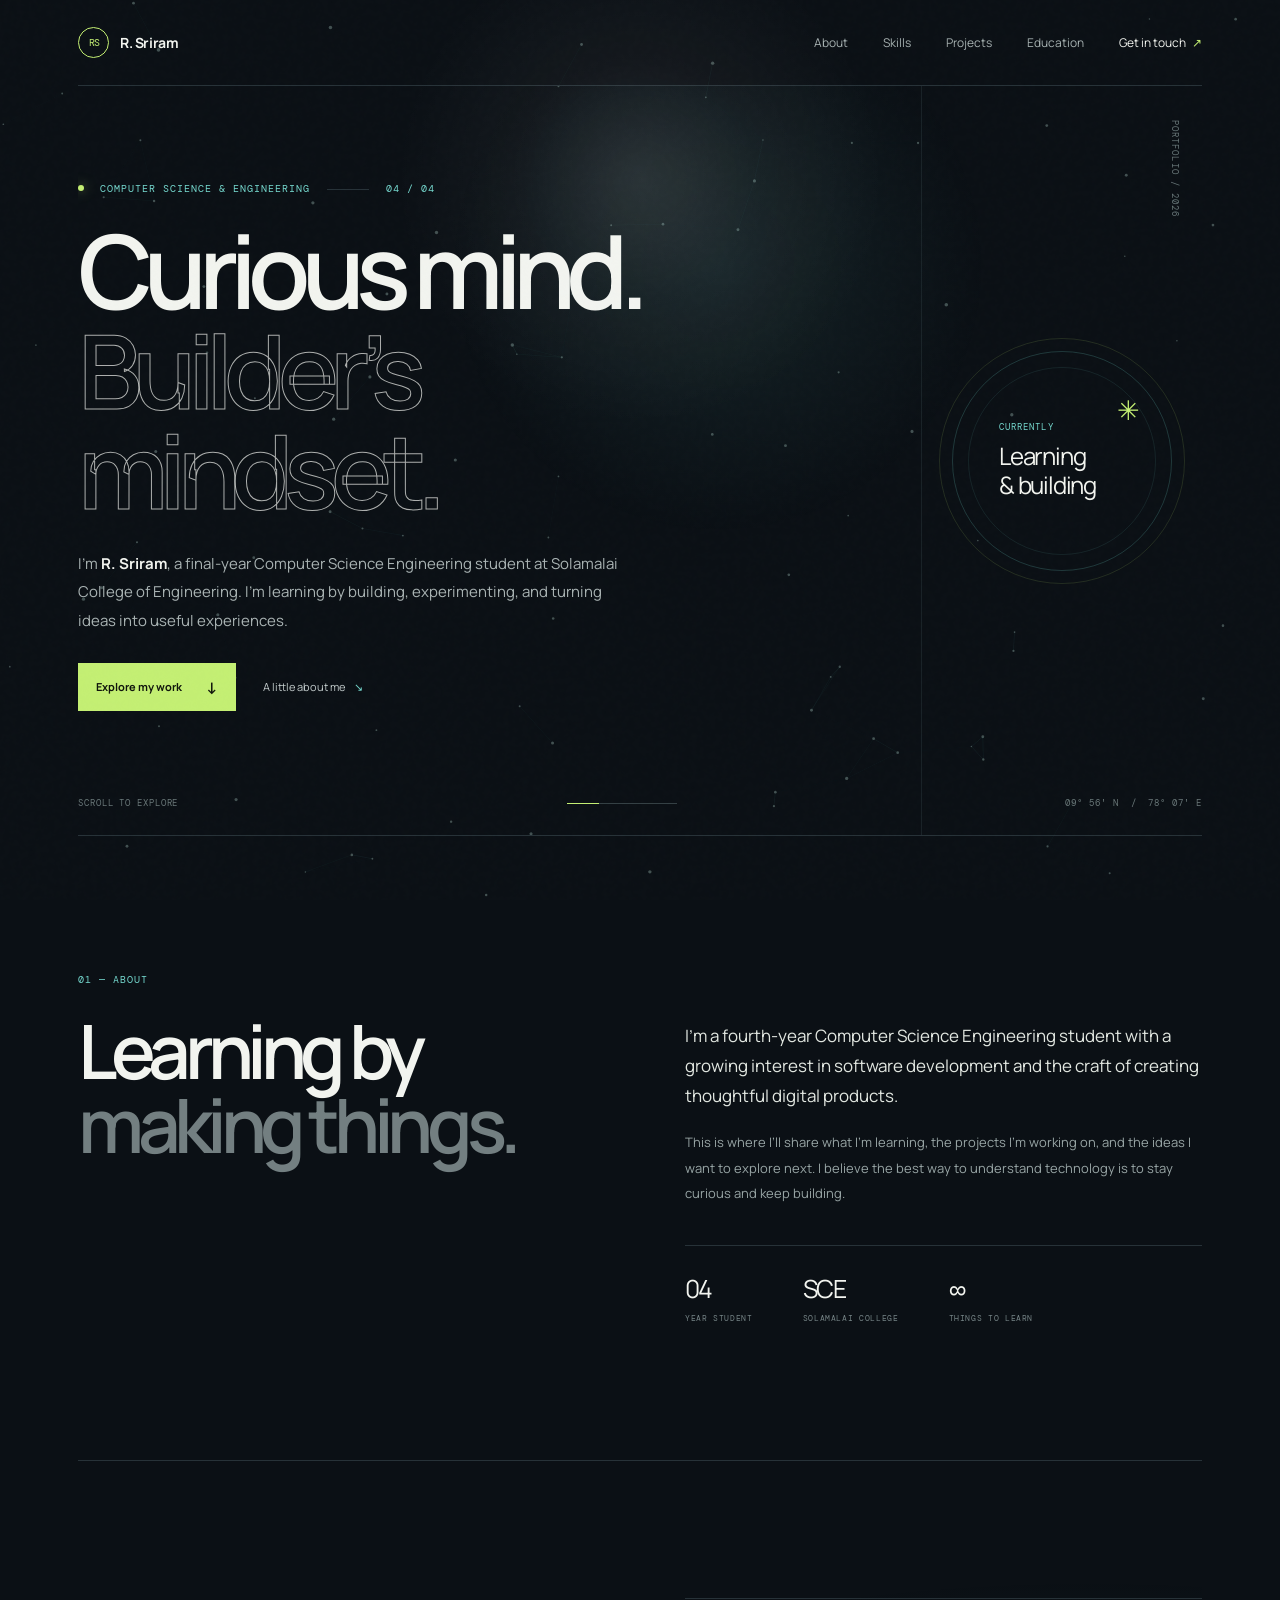
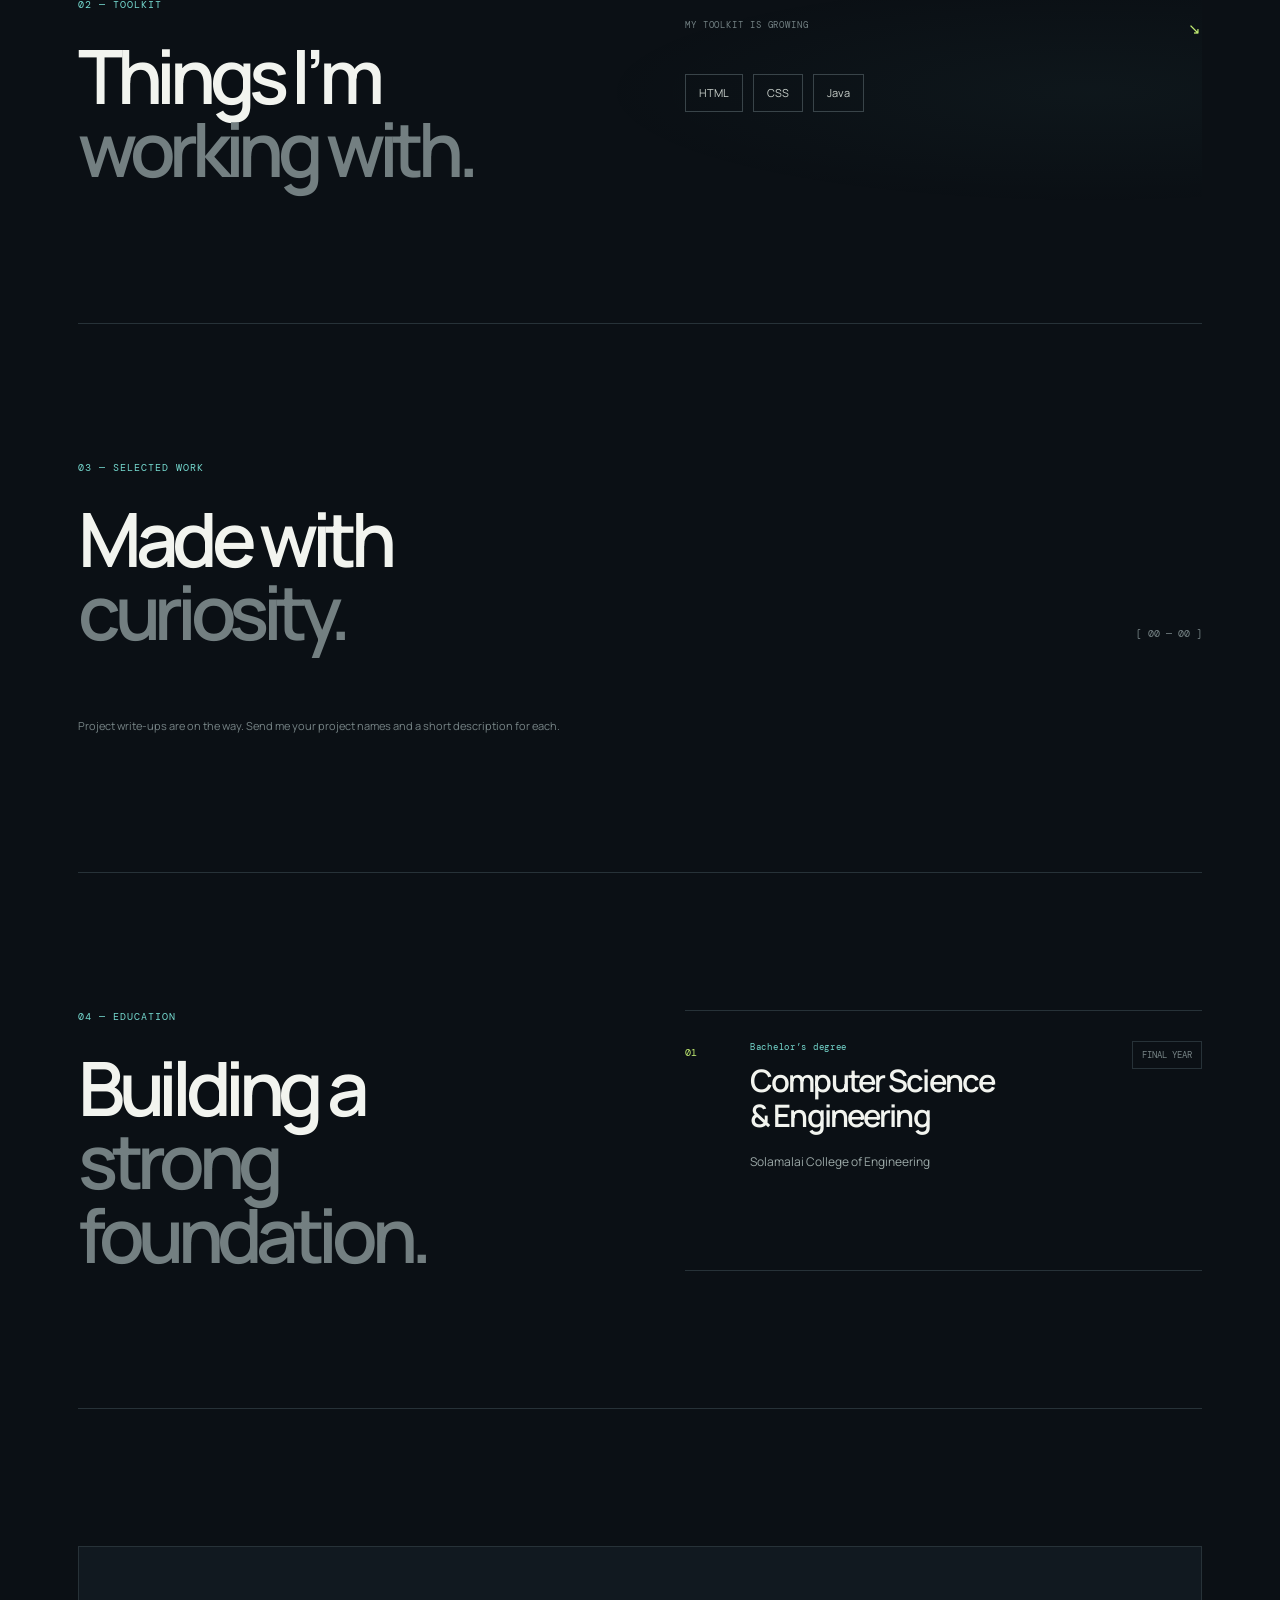
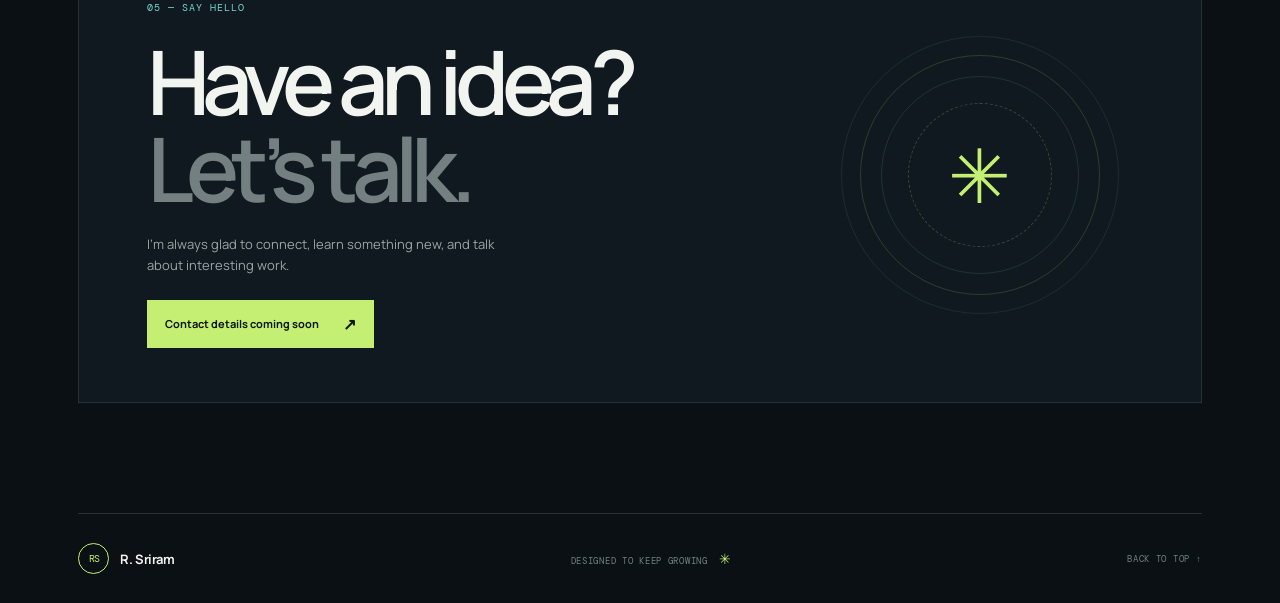
<file: index.html>
<!doctype html>
<html lang="en">
<head>
  <meta charset="utf-8">
  <meta name="viewport" content="width=device-width, initial-scale=1">
  <meta name="theme-color" content="#0b1015">
  <meta name="description" content="Portfolio of R. Sriram, Computer Science Engineering student at Solamalai College of Engineering.">
  <title>R. Sriram — Computer Science Engineering Student</title>
  <link rel="preconnect" href="https://fonts.googleapis.com">
  <link rel="preconnect" href="https://fonts.gstatic.com" crossorigin>
  <link href="https://fonts.googleapis.com/css2?family=DM+Mono:wght@400;500&family=Manrope:wght@400;500;600;700;800&display=swap" rel="stylesheet">
  <link rel="stylesheet" href="styles.css">
  <script src="app.js" defer></script>
</head>
<body>
  <canvas id="constellation" aria-hidden="true"></canvas>
  <div id="pointer-glow" aria-hidden="true"></div>
  <div class="site-shell">
    <header class="topbar">
      <a class="wordmark" href="#home" aria-label="R. Sriram home"><span class="mark">RS</span><span>R. Sriram</span></a>
      <button class="menu-toggle" type="button" aria-expanded="false" aria-controls="site-nav" aria-label="Open navigation"><span></span><span></span></button>
      <nav id="site-nav" class="nav-links" aria-label="Main navigation">
        <a href="#about">About</a><a href="#skills">Skills</a><a href="#projects">Projects</a><a href="#education">Education</a>
        <a class="nav-contact" href="#contact">Get in touch <span aria-hidden="true">↗</span></a>
      </nav>
    </header>

    <main>
      <section class="hero section-wrap" id="home">
        <div class="hero-glow" aria-hidden="true"></div>
        <div class="hero-content">
          <p class="eyebrow"><span class="status-dot"></span> COMPUTER SCIENCE &amp; ENGINEERING <span class="eyebrow-line"></span> 04 / 04</p>
          <h1>Curious mind.<br><span class="outline-text">Builder’s mindset.</span></h1>
          <p class="hero-copy">I’m <strong>R. Sriram</strong>, a final-year Computer Science Engineering student at Solamalai College of Engineering. I’m learning by building, experimenting, and turning ideas into useful experiences.</p>
          <div class="hero-actions"><a class="button button-primary" href="#projects">Explore my work <span aria-hidden="true">↓</span></a><a class="text-link" href="#about">A little about me <span aria-hidden="true">↘</span></a></div>
        </div>
        <div class="hero-aside"><span class="vertical-label">PORTFOLIO / 2026</span><div class="orbit-card"><span class="orbit-kicker">CURRENTLY</span><span class="orbit-title">Learning<br>&amp; building</span><span class="orbit-icon" aria-hidden="true">✳</span></div></div>
        <div class="hero-bottom"><span>SCROLL TO EXPLORE</span><span class="scroll-track"><i></i></span><span>09° 56′ N&nbsp; / &nbsp;78° 07′ E</span></div>
      </section>

      <section class="about section-wrap section-pad" id="about">
        <div class="section-heading"><p class="eyebrow">01 — ABOUT</p><h2>Learning by<br><span class="muted-heading">making things.</span></h2></div>
        <div class="about-copy"><p class="lead">I’m a fourth-year Computer Science Engineering student with a growing interest in software development and the craft of creating thoughtful digital products.</p><p>This is where I’ll share what I’m learning, the projects I’m working on, and the ideas I want to explore next. I believe the best way to understand technology is to stay curious and keep building.</p><div class="about-facts"><div><span class="fact-number">04</span><span class="fact-label">YEAR STUDENT</span></div><div><span class="fact-number">SCE</span><span class="fact-label">SOLAMALAI COLLEGE</span></div><div><span class="fact-number">∞</span><span class="fact-label">THINGS TO LEARN</span></div></div></div>
      </section>

      <section class="skills section-wrap section-pad" id="skills">
        <div class="section-heading"><p class="eyebrow">02 — TOOLKIT</p><h2>Things I’m<br><span class="muted-heading">working with.</span></h2></div>
        <div class="skills-panel"><p class="panel-note">MY TOOLKIT IS GROWING <span>↘</span></p><div class="skill-list" id="skill-list"></div><p class="placeholder-note" id="skills-note">Skills and tools will appear here as I add my profile details.</p></div>
      </section>

      <section class="projects section-wrap section-pad" id="projects">
        <div class="projects-head"><div class="section-heading"><p class="eyebrow">03 — SELECTED WORK</p><h2>Made with<br><span class="muted-heading">curiosity.</span></h2></div><span class="project-count">[ 00 — 00 ]</span></div>
        <div class="project-grid" id="project-grid"></div>
        <p class="placeholder-note project-empty" id="projects-note">Project write-ups are on the way. Send me your project names and a short description for each.</p>
      </section>

      <section class="education section-wrap section-pad" id="education">
        <div class="section-heading"><p class="eyebrow">04 — EDUCATION</p><h2>Building a<br><span class="muted-heading">strong foundation.</span></h2></div>
        <div class="education-card"><span class="education-index">01</span><div><p class="edu-degree">Bachelor’s degree</p><h3>Computer Science<br>&amp; Engineering</h3><p class="edu-school">Solamalai College of Engineering</p></div><span class="edu-year">FINAL YEAR</span></div>
      </section>

      <section class="contact section-wrap section-pad" id="contact"><div class="contact-card"><p class="eyebrow">05 — SAY HELLO</p><h2>Have an idea?<br><span class="muted-heading">Let’s talk.</span></h2><p class="contact-copy">I’m always glad to connect, learn something new, and talk about interesting work.</p><a class="button button-primary" id="email-link" href="#contact">Contact details coming soon <span aria-hidden="true">↗</span></a><div class="contact-art" aria-hidden="true"><span>✳</span><i></i></div></div></section>
    </main>

    <footer class="footer section-wrap"><a class="wordmark" href="#home"><span class="mark">RS</span><span>R. Sriram</span></a><span>DESIGNED TO KEEP GROWING <span class="footer-spark">✳</span></span><a href="#home" class="back-top">BACK TO TOP ↑</a></footer>
  </div>
</body>
</html>
</file>
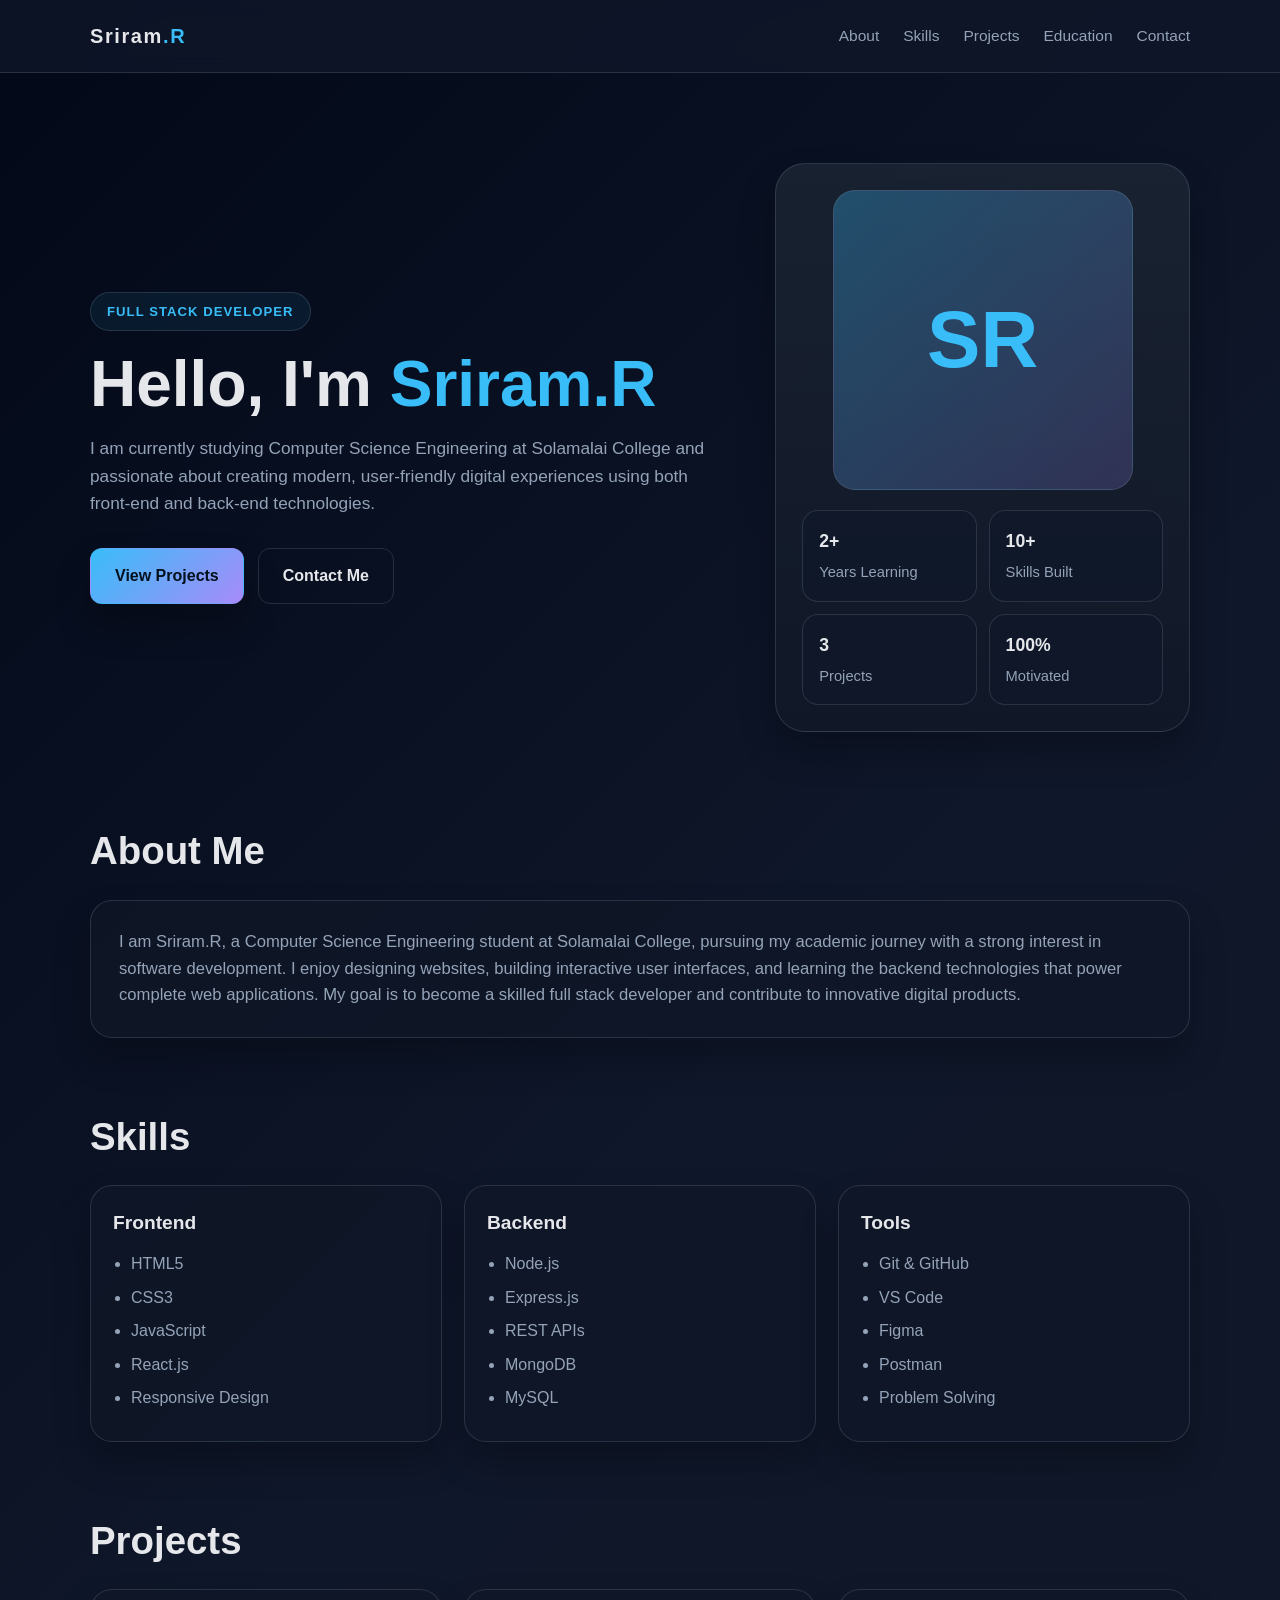
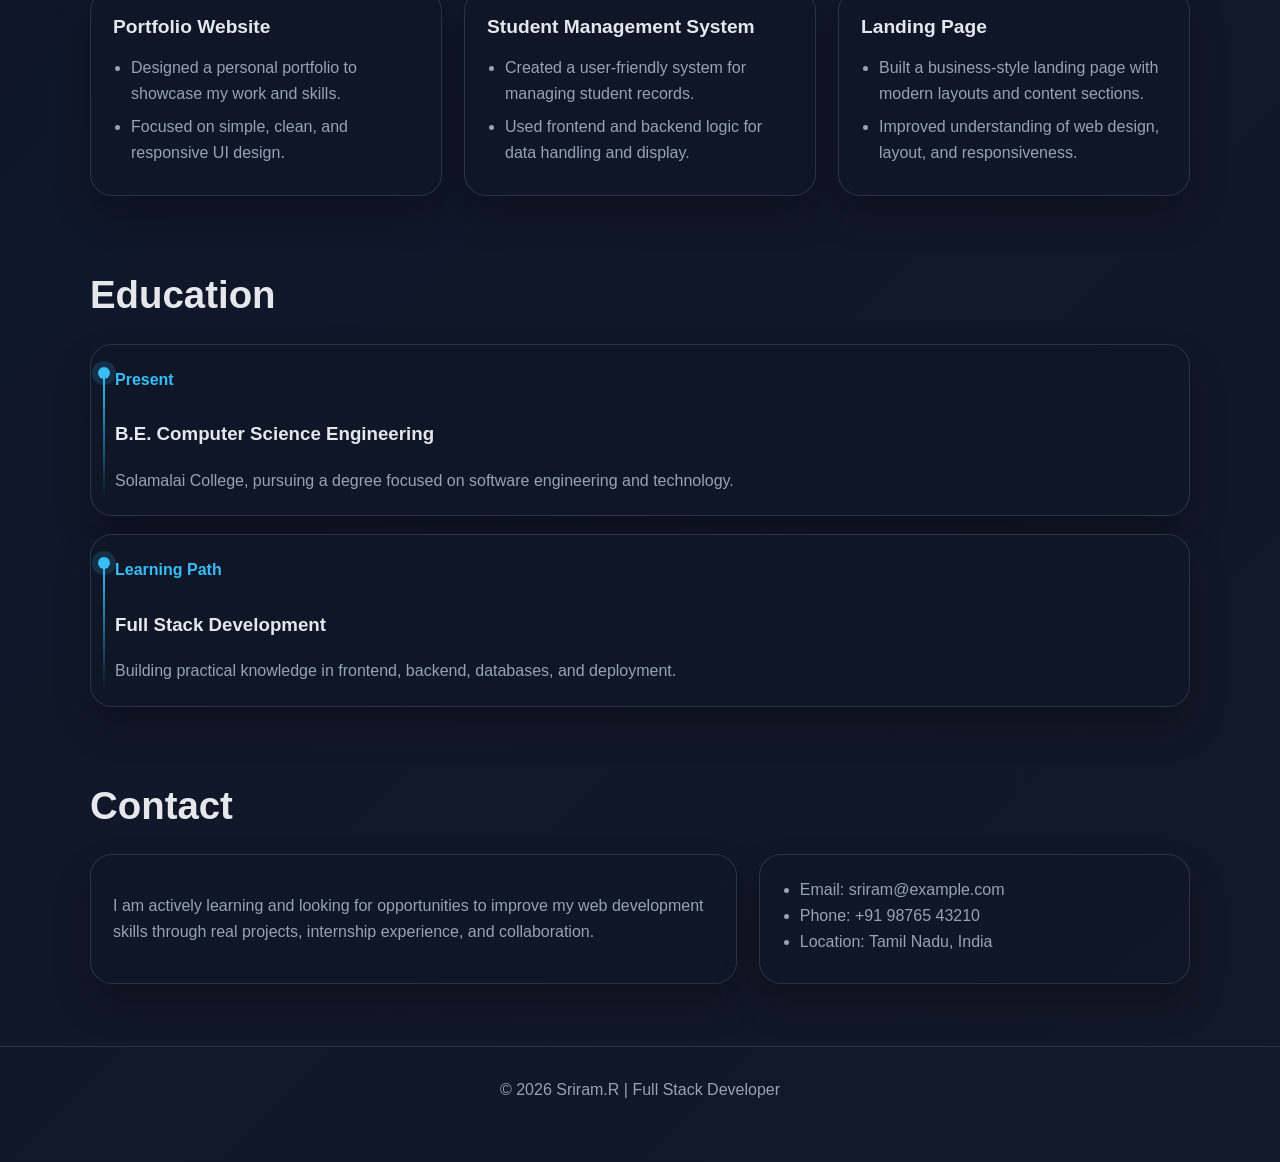
<file: portfolio.html>
<!DOCTYPE html>
<html lang="en">
<head>
  <meta charset="UTF-8" />
  <meta name="viewport" content="width=device-width, initial-scale=1.0" />
  <title>Sriram.R | Full Stack Developer</title>
  <meta name="description" content="Portfolio of Sriram.R, Computer Science Engineering student and aspiring full stack developer." />
  <style>
    :root {
      --bg: #0f172a;
      --bg-soft: #111827;
      --panel: rgba(17, 24, 39, 0.7);
      --card: #1f2937;
      --primary: #38bdf8;
      --secondary: #a78bfa;
      --text: #e5e7eb;
      --muted: #94a3b8;
      --accent: #34d399;
      --border: rgba(148, 163, 184, 0.2);
      --shadow: 0 20px 35px rgba(0, 0, 0, 0.25);
    }

    * { box-sizing: border-box; }

    html {
      scroll-behavior: smooth;
    }

    body {
      margin: 0;
      font-family: "Segoe UI", Tahoma, Geneva, Verdana, sans-serif;
      background: linear-gradient(135deg, #020817, #0f172a 45%, #111827);
      color: var(--text);
      line-height: 1.6;
    }

    a {
      color: inherit;
      text-decoration: none;
    }

    .container {
      width: min(1100px, calc(100% - 32px));
      margin: 0 auto;
    }

    .topbar {
      position: sticky;
      top: 0;
      z-index: 100;
      background: rgba(15, 23, 42, 0.8);
      backdrop-filter: blur(10px);
      border-bottom: 1px solid var(--border);
    }

    .nav {
      display: flex;
      align-items: center;
      justify-content: space-between;
      min-height: 72px;
    }

    .brand {
      font-size: 1.25rem;
      font-weight: 700;
      letter-spacing: 0.08em;
    }

    .brand span {
      color: var(--primary);
    }

    .nav-links {
      display: flex;
      gap: 24px;
      flex-wrap: wrap;
      color: var(--muted);
      font-size: 0.97rem;
    }

    .nav-links a:hover {
      color: var(--text);
    }

    .hero {
      padding: 90px 0 60px;
    }

    .hero-grid {
      display: grid;
      grid-template-columns: 1.4fr 0.9fr;
      gap: 40px;
      align-items: center;
    }

    .eyebrow {
      display: inline-block;
      padding: 8px 16px;
      border: 1px solid var(--border);
      border-radius: 999px;
      background: rgba(56, 189, 248, 0.08);
      color: var(--primary);
      font-size: 0.82rem;
      font-weight: 700;
      letter-spacing: 0.08em;
      text-transform: uppercase;
    }

    h1 {
      font-size: clamp(2.6rem, 5vw, 5rem);
      line-height: 1.05;
      margin: 20px 0 16px;
    }

    .highlight {
      color: var(--primary);
    }

    .subtext {
      max-width: 620px;
      color: var(--muted);
      font-size: 1.08rem;
    }

    .cta-row {
      display: flex;
      flex-wrap: wrap;
      gap: 14px;
      margin-top: 30px;
    }

    .btn {
      display: inline-flex;
      align-items: center;
      justify-content: center;
      padding: 14px 24px;
      border-radius: 12px;
      font-weight: 700;
      transition: 0.25s ease;
      border: 1px solid transparent;
    }

    .btn-primary {
      background: linear-gradient(135deg, var(--primary), var(--secondary));
      color: #03111d;
      box-shadow: var(--shadow);
    }

    .btn-secondary {
      background: transparent;
      border-color: var(--border);
      color: var(--text);
    }

    .btn:hover {
      transform: translateY(-2px);
    }

    .profile-card {
      background: linear-gradient(180deg, rgba(31, 41, 55, 0.7), rgba(17, 24, 39, 0.9));
      border: 1px solid var(--border);
      border-radius: 30px;
      padding: 26px;
      box-shadow: var(--shadow);
    }

    .avatar {
      width: min(100%, 300px);
      aspect-ratio: 1;
      margin: 0 auto 20px;
      display: grid;
      place-items: center;
      border-radius: 22px;
      background: linear-gradient(135deg, rgba(56, 189, 248, 0.3), rgba(167, 139, 250, 0.2));
      border: 1px solid var(--border);
      font-size: 5rem;
      font-weight: 700;
      color: var(--primary);
    }

    .mini-grid {
      display: grid;
      grid-template-columns: repeat(2, minmax(0, 1fr));
      gap: 12px;
      margin-top: 18px;
    }

    .mini-card {
      padding: 16px;
      background: rgba(15, 23, 42, 0.7);
      border: 1px solid var(--border);
      border-radius: 16px;
    }

    .mini-card strong {
      display: block;
      font-size: 1.1rem;
      margin-bottom: 4px;
    }

    .mini-card span {
      color: var(--muted);
      font-size: 0.92rem;
    }

    section {
      padding: 28px 0 40px;
    }

    .section-title {
      margin: 0 0 18px;
      font-size: clamp(1.8rem, 3vw, 2.5rem);
    }

    .about-box,
    .project-card,
    .skill-card,
    .timeline-item,
    .contact-card {
      background: var(--panel);
      border: 1px solid var(--border);
      border-radius: 22px;
      box-shadow: var(--shadow);
    }

    .about-box {
      padding: 28px;
    }

    .about-box p {
      margin: 0;
      color: var(--muted);
      font-size: 1.04rem;
    }

    .skills-grid,
    .projects-grid {
      display: grid;
      grid-template-columns: repeat(3, minmax(0, 1fr));
      gap: 22px;
      margin-top: 18px;
    }

    .skill-card,
    .project-card,
    .timeline-item,
    .contact-card {
      padding: 22px;
    }

    .skill-card h3,
    .project-card h3 {
      margin-top: 0;
      margin-bottom: 12px;
      font-size: 1.2rem;
    }

    .skill-card ul,
    .project-card ul {
      margin: 0;
      padding-left: 18px;
      color: var(--muted);
    }

    .skill-card li,
    .project-card li {
      margin-bottom: 8px;
    }

    .timeline {
      display: grid;
      gap: 18px;
      margin-top: 18px;
    }

    .timeline-item {
      position: relative;
      padding-left: 24px;
    }

    .timeline-item::before {
      content: "";
      position: absolute;
      left: 12px;
      top: 28px;
      bottom: 18px;
      width: 2px;
      background: linear-gradient(180deg, var(--primary), transparent);
    }

    .timeline-item .dot {
      position: absolute;
      left: 7px;
      top: 22px;
      width: 12px;
      height: 12px;
      border-radius: 50%;
      background: var(--primary);
      box-shadow: 0 0 0 6px rgba(56, 189, 248, 0.15);
    }

    .timeline-item span {
      color: var(--primary);
      display: inline-block;
      margin-bottom: 8px;
      font-weight: 700;
    }

    .timeline-item p {
      margin: 8px 0 0;
      color: var(--muted);
    }

    .contact-wrap {
      display: grid;
      grid-template-columns: 1.2fr 0.8fr;
      gap: 22px;
      margin-top: 18px;
    }

    .contact-card p,
    .contact-card li {
      color: var(--muted);
    }

    .contact-card ul {
      margin: 0;
      padding-left: 18px;
    }

    footer {
      padding: 30px 0 60px;
      text-align: center;
      color: var(--muted);
      border-top: 1px solid var(--border);
      margin-top: 22px;
    }

    @media (max-width: 820px) {
      .hero-grid,
      .skills-grid,
      .projects-grid,
      .contact-wrap {
        grid-template-columns: 1fr;
      }

      .nav {
        flex-direction: column;
        justify-content: center;
        gap: 12px;
        padding: 18px 0;
      }

      .nav-links {
        justify-content: center;
      }
    }
  </style>
</head>
<body>
  <header class="topbar">
    <div class="container nav">
      <a class="brand" href="#home">Sriram<span>.R</span></a>
      <nav class="nav-links" aria-label="Main navigation">
        <a href="#about">About</a>
        <a href="#skills">Skills</a>
        <a href="#projects">Projects</a>
        <a href="#education">Education</a>
        <a href="#contact">Contact</a>
      </nav>
    </div>
  </header>

  <main id="home">
    <section class="hero">
      <div class="container hero-grid">
        <div>
          <span class="eyebrow">Full Stack Developer</span>
          <h1>Hello, I'm <span class="highlight">Sriram.R</span></h1>
          <p class="subtext">
            I am currently studying Computer Science Engineering at Solamalai College and
            passionate about creating modern, user-friendly digital experiences using both
            front-end and back-end technologies.
          </p>
          <div class="cta-row">
            <a class="btn btn-primary" href="#projects">View Projects</a>
            <a class="btn btn-secondary" href="#contact">Contact Me</a>
          </div>
        </div>

        <div class="profile-card">
          <div class="avatar">SR</div>
          <div class="mini-grid">
            <div class="mini-card">
              <strong>2+</strong>
              <span>Years Learning</span>
            </div>
            <div class="mini-card">
              <strong>10+</strong>
              <span>Skills Built</span>
            </div>
            <div class="mini-card">
              <strong>3</strong>
              <span>Projects</span>
            </div>
            <div class="mini-card">
              <strong>100%</strong>
              <span>Motivated</span>
            </div>
          </div>
        </div>
      </div>
    </section>

    <section id="about">
      <div class="container">
        <h2 class="section-title">About Me</h2>
        <div class="about-box">
          <p>
            I am Sriram.R, a Computer Science Engineering student at Solamalai College,
            pursuing my academic journey with a strong interest in software development.
            I enjoy designing websites, building interactive user interfaces, and learning the
            backend technologies that power complete web applications. My goal is to become a
            skilled full stack developer and contribute to innovative digital products.
          </p>
        </div>
      </div>
    </section>

    <section id="skills">
      <div class="container">
        <h2 class="section-title">Skills</h2>
        <div class="skills-grid">
          <article class="skill-card">
            <h3>Frontend</h3>
            <ul>
              <li>HTML5</li>
              <li>CSS3</li>
              <li>JavaScript</li>
              <li>React.js</li>
              <li>Responsive Design</li>
            </ul>
          </article>

          <article class="skill-card">
            <h3>Backend</h3>
            <ul>
              <li>Node.js</li>
              <li>Express.js</li>
              <li>REST APIs</li>
              <li>MongoDB</li>
              <li>MySQL</li>
            </ul>
          </article>

          <article class="skill-card">
            <h3>Tools</h3>
            <ul>
              <li>Git & GitHub</li>
              <li>VS Code</li>
              <li>Figma</li>
              <li>Postman</li>
              <li>Problem Solving</li>
            </ul>
          </article>
        </div>
      </div>
    </section>

    <section id="projects">
      <div class="container">
        <h2 class="section-title">Projects</h2>
        <div class="projects-grid">
          <article class="project-card">
            <h3>Portfolio Website</h3>
            <ul>
              <li>Designed a personal portfolio to showcase my work and skills.</li>
              <li>Focused on simple, clean, and responsive UI design.</li>
            </ul>
          </article>

          <article class="project-card">
            <h3>Student Management System</h3>
            <ul>
              <li>Created a user-friendly system for managing student records.</li>
              <li>Used frontend and backend logic for data handling and display.</li>
            </ul>
          </article>

          <article class="project-card">
            <h3>Landing Page</h3>
            <ul>
              <li>Built a business-style landing page with modern layouts and content sections.</li>
              <li>Improved understanding of web design, layout, and responsiveness.</li>
            </ul>
          </article>
        </div>
      </div>
    </section>

    <section id="education">
      <div class="container">
        <h2 class="section-title">Education</h2>
        <div class="timeline">
          <div class="timeline-item">
            <div class="dot"></div>
            <span>Present</span>
            <h3>B.E. Computer Science Engineering</h3>
            <p>Solamalai College, pursuing a degree focused on software engineering and technology.</p>
          </div>
          <div class="timeline-item">
            <div class="dot"></div>
            <span>Learning Path</span>
            <h3>Full Stack Development</h3>
            <p>Building practical knowledge in frontend, backend, databases, and deployment.</p>
          </div>
        </div>
      </div>
    </section>

    <section id="contact">
      <div class="container">
        <h2 class="section-title">Contact</h2>
        <div class="contact-wrap">
          <div class="contact-card">
            <p>
              I am actively learning and looking for opportunities to improve my web development
              skills through real projects, internship experience, and collaboration.
            </p>
          </div>

          <div class="contact-card">
            <ul>
              <li>Email: sriram@example.com</li>
              <li>Phone: +91 98765 43210</li>
              <li>Location: Tamil Nadu, India</li>
            </ul>
          </div>
        </div>
      </div>
    </section>
  </main>

  <footer>
    © 2026 Sriram.R | Full Stack Developer
  </footer>
</body>
</html>
</file>
<file: styles.css>
:root{--bg:#0b1015;--surface:#111920;--surface-2:#151f26;--ink:#f2f4ef;--muted:#8b989b;--line:#273238;--lime:#c4ef73;--cyan:#75d9cf;--mono:"DM Mono",monospace;--sans:Manrope,Arial,sans-serif;--pointer-x:50vw;--pointer-y:20vh}*{box-sizing:border-box}html{scroll-behavior:smooth;scroll-padding-top:90px}body{margin:0;background:var(--bg);color:var(--ink);font-family:var(--sans);font-size:15px;line-height:1.65;overflow-x:hidden}body:before{content:"";position:fixed;inset:0;pointer-events:none;z-index:5;opacity:.12;background-image:url("data:image/svg+xml,%3Csvg viewBox='0 0 180 180' xmlns='http://www.w3.org/2000/svg'%3E%3Cfilter id='n'%3E%3CfeTurbulence type='fractalNoise' baseFrequency='.8' numOctaves='3' stitchTiles='stitch'/%3E%3C/filter%3E%3Crect width='100%25' height='100%25' filter='url(%23n)' opacity='.12'/%3E%3C/svg%3E")}a{color:inherit;text-decoration:none}.site-shell{max-width:1600px;margin:0 auto;padding:0 6.1%;position:relative;z-index:1}.topbar{height:86px;display:flex;align-items:center;justify-content:space-between;border-bottom:1px solid var(--line);position:relative;z-index:10}.wordmark{display:inline-flex;align-items:center;gap:11px;font-size:14px;font-weight:700;letter-spacing:-.03em}.mark{display:grid;place-items:center;width:31px;height:31px;border:1px solid var(--lime);border-radius:50%;color:var(--lime);font:10px var(--mono);letter-spacing:-.1em}.nav-links{display:flex;align-items:center;gap:35px;color:#a6b1b1;font-size:12px}.nav-links a{transition:color .2s}.nav-links a:hover,.text-link:hover{color:var(--lime)}.nav-contact{color:var(--ink)!important}.nav-contact span{color:var(--lime);padding-left:4px}.menu-toggle{display:none;background:none;border:0}.hero{height:min(750px,calc(100svh - 86px));min-height:620px;position:relative;display:flex;align-items:center;overflow:hidden;border-bottom:1px solid var(--line)}#constellation{position:fixed;inset:0;width:100vw;height:100vh;opacity:.72;pointer-events:none;z-index:0}#pointer-glow{position:fixed;inset:0;pointer-events:none;z-index:2;background:radial-gradient(340px circle at var(--pointer-x) var(--pointer-y),rgba(255,255,255,.11),rgba(255,255,255,.035) 35%,transparent 72%);mix-blend-mode:screen;transition:background-position .04s linear}.hero-glow{position:absolute;width:560px;height:560px;border-radius:50%;left:var(--pointer-x);top:var(--pointer-y);transform:translate(-50%,-50%);background:radial-gradient(circle,rgba(117,217,207,.09),transparent 68%);pointer-events:none;transition:left .18s ease-out,top .18s ease-out}.hero-content{position:relative;z-index:1;width:min(690px,76%);padding-bottom:28px}.eyebrow{font:10px var(--mono);letter-spacing:.1em;color:var(--cyan);margin:0 0 25px}.status-dot{display:inline-block;width:6px;height:6px;background:var(--lime);border-radius:50%;margin-right:9px;vertical-align:1px;box-shadow:0 0 12px #c4ef7390}.eyebrow-line{display:inline-block;vertical-align:middle;width:42px;height:1px;background:var(--line);margin:0 10px}.hero h1,.section-heading h2,.contact h2{font-size:clamp(53px,8vw,112px);letter-spacing:-.085em;line-height:.98;margin:0;font-weight:600}.outline-text{-webkit-text-stroke:1px rgba(242,244,239,.7);color:transparent}.hero-copy{color:#aab4b4;max-width:540px;font-size:15px;line-height:1.9;margin:29px 0 28px}.hero-copy strong{color:var(--ink);font-weight:700}.hero-actions{display:flex;align-items:center;gap:27px}.button{min-height:48px;padding:0 18px;display:inline-flex;align-items:center;gap:24px;font-size:11px;font-weight:700;transition:transform .2s,background .2s}.button:hover{transform:translateY(-3px)}.button-primary{color:#10150c;background:var(--lime)}.button-primary span{font-size:16px}.text-link{font-size:11px;color:#c3cccc}.text-link span{color:var(--cyan);margin-left:7px}.hero-aside{position:absolute;right:0;top:0;bottom:0;width:25%;border-left:1px solid rgba(39,50,56,.55);display:flex;align-items:center;justify-content:center}.vertical-label{font:9px var(--mono);letter-spacing:.12em;writing-mode:vertical-rl;position:absolute;right:21px;top:34px;color:#657375}.orbit-card{width:220px;height:220px;border:1px solid rgba(117,217,207,.2);border-radius:50%;display:flex;flex-direction:column;justify-content:center;padding-left:46px;position:relative;animation:float 7s ease-in-out infinite}.orbit-card:before,.orbit-card:after{content:"";position:absolute;border:1px solid rgba(117,217,207,.1);border-radius:50%;inset:15px}.orbit-card:after{inset:-14px;border-color:rgba(196,239,115,.13)}.orbit-kicker{font:9px var(--mono);color:var(--cyan);letter-spacing:.12em}.orbit-title{font-size:24px;line-height:1.2;letter-spacing:-.05em;margin-top:9px}.orbit-icon{position:absolute;color:var(--lime);font-size:27px;right:31px;top:36px;animation:spin 24s linear infinite}.hero-bottom{position:absolute;bottom:26px;left:0;right:0;display:flex;align-items:center;justify-content:space-between;color:#697778;font:9px var(--mono);letter-spacing:.1em}.scroll-track{height:1px;width:110px;background:#344044;position:relative}.scroll-track i{position:absolute;left:0;top:0;height:1px;width:32px;background:var(--lime);animation:track 2.5s ease-in-out infinite}.section-wrap{position:relative}.section-pad{padding-top:137px;padding-bottom:137px;border-bottom:1px solid var(--line)}.about,.skills,.education{display:grid;grid-template-columns:1fr 1fr;gap:8%}.section-heading .eyebrow{margin-bottom:28px}.section-heading h2{font-size:clamp(44px,6vw,75px)}.muted-heading{color:#737f81}.about-copy{padding-top:48px;max-width:550px}.about-copy p{color:#98a5a5;font-size:13px;line-height:1.95;margin:0 0 18px}.about-copy .lead{font-size:17px;color:#e2e7e1;line-height:1.75;margin-bottom:20px}.about-facts{display:flex;gap:50px;border-top:1px solid var(--line);margin-top:39px;padding-top:22px}.about-facts div{display:flex;flex-direction:column}.fact-number{font-size:25px;letter-spacing:-.06em}.fact-label{font:8px var(--mono);letter-spacing:.08em;color:#768486;margin-top:3px}.skills{background:radial-gradient(ellipse at 90% 50%,rgba(117,217,207,.035),transparent 35%)}.skills-panel{border-top:1px solid var(--line);padding-top:11px}.panel-note{font:9px var(--mono);color:#728083;letter-spacing:.1em;display:flex;justify-content:space-between}.panel-note span{color:var(--lime);font-size:15px}.skill-list{display:flex;flex-wrap:wrap;gap:10px;margin-top:35px}.skill-chip{padding:9px 13px;border:1px solid #394449;color:#c9d0cb;font-size:11px}.placeholder-note{font-size:11px;color:#778486;margin:20px 0 0}.projects-head{display:flex;align-items:flex-end;justify-content:space-between;margin-bottom:50px}.project-count{font:10px var(--mono);color:#778486;padding-bottom:9px}.project-grid{display:grid;grid-template-columns:repeat(2,1fr);gap:22px}.project-card{min-height:270px;background:var(--surface);border:1px solid var(--line);padding:27px;position:relative;overflow:hidden;display:flex;flex-direction:column;justify-content:space-between;transition:border-color .25s,transform .25s}.project-card:hover{border-color:#71827f;transform:translateY(-4px)}.project-top{display:flex;justify-content:space-between;font:9px var(--mono);color:#7e8c8d;letter-spacing:.08em}.project-arrow{color:var(--lime);font-size:17px}.project-visual{position:absolute;right:24px;top:55px;width:140px;height:100px;opacity:.56}.project-visual.grid-art{background:linear-gradient(90deg,transparent 48%,#4f7771 49%,#4f7771 50%,transparent 51%),linear-gradient(transparent 48%,#4f7771 49%,#4f7771 50%,transparent 51%);background-size:20px 20px;mask-image:radial-gradient(ellipse,#000 0,transparent 70%);transform:perspective(200px) rotateX(35deg)}.project-visual.circle-art{border:1px solid #63847e;border-radius:50%;width:105px;height:105px;right:45px;top:50px;box-shadow:0 0 0 14px rgba(117,217,207,.05),0 0 0 28px rgba(117,217,207,.04),inset 0 0 30px rgba(117,217,207,.1)}.project-visual.circle-art:after{content:"";position:absolute;width:8px;height:8px;border-radius:50%;background:var(--lime);top:10px;right:18px;box-shadow:0 0 18px var(--lime)}.project-card h3{font-size:25px;letter-spacing:-.06em;margin:0 0 5px;font-weight:600}.project-card p{font-size:11px;color:#9aa6a4;margin:0;max-width:340px}.project-tags{display:flex;gap:8px;margin-top:17px}.project-tags span{font:8px var(--mono);color:#9aabaa;border:1px solid #313e42;padding:5px 8px}.project-empty{margin-top:18px}.education-card{border-top:1px solid var(--line);border-bottom:1px solid var(--line);padding:30px 0;display:grid;grid-template-columns:50px 1fr auto;gap:15px;align-items:start}.education-index{font:10px var(--mono);color:var(--lime);padding-top:5px}.edu-degree{font:9px var(--mono);letter-spacing:.08em;color:var(--cyan);margin:0 0 10px}.education-card h3{font-size:31px;line-height:1.15;letter-spacing:-.06em;margin:0;font-weight:600}.edu-school{color:#9ba8a7;font-size:12px;margin:18px 0 0}.edu-year{font:9px var(--mono);color:#778486;border:1px solid var(--line);padding:7px 9px}.contact{padding-bottom:110px;border-bottom:0}.contact-card{min-height:430px;background:var(--surface);border:1px solid var(--line);padding:54px 6%;position:relative;overflow:hidden}.contact h2{font-size:clamp(51px,7vw,89px)}.contact-copy{color:#9aa6a4;font-size:13px;max-width:380px;margin:21px 0 24px}.contact .eyebrow{margin-bottom:24px}.contact-art{position:absolute;right:9%;top:50%;transform:translateY(-50%);width:240px;height:240px;border:1px solid rgba(196,239,115,.16);border-radius:50%;display:grid;place-items:center}.contact-art:before,.contact-art:after{content:"";position:absolute;inset:20px;border:1px solid rgba(117,217,207,.13);border-radius:50%}.contact-art:after{inset:-20px;border-color:rgba(117,217,207,.1)}.contact-art span{font-size:75px;color:var(--lime);animation:spin 30s linear infinite}.contact-art i{position:absolute;inset:47px;border:1px dashed rgba(196,239,115,.22);border-radius:50%}.footer{height:90px;display:flex;justify-content:space-between;align-items:center;border-top:1px solid var(--line);color:#718080;font:9px var(--mono);letter-spacing:.08em}.footer .wordmark{font:700 13px var(--sans);letter-spacing:-.03em;color:var(--ink)}.footer-spark{color:var(--lime);font-size:14px;margin-left:5px}.back-top:hover{color:var(--lime)}.reveal{opacity:0;transform:translateY(18px);transition:opacity .65s ease,transform .65s ease}.reveal.visible{opacity:1;transform:translateY(0)}@keyframes float{50%{transform:translateY(-9px)}}@keyframes spin{to{transform:rotate(360deg)}}@keyframes track{50%{transform:translateX(78px)}}@media(max-width:850px){.site-shell{padding:0 5%}.hero{min-height:630px;height:calc(100svh - 75px)}.hero-aside{width:23%;opacity:.7}.orbit-card{transform:scale(.75)}.hero-content{width:80%}.hero h1{font-size:clamp(50px,9vw,82px)}.about,.skills,.education{gap:5%}.about-facts{gap:25px}.section-pad{padding-top:100px;padding-bottom:100px}.contact-art{right:-50px;opacity:.45}.contact-card{padding-left:5%}}@media(max-width:620px){.site-shell{padding:0 22px}.topbar{height:70px}.menu-toggle{display:flex;flex-direction:column;gap:5px;padding:10px}.menu-toggle span{display:block;width:21px;height:1px;background:var(--ink)}.nav-links{display:none;position:absolute;top:69px;left:-22px;right:-22px;background:#10171d;border-bottom:1px solid var(--line);padding:22px;flex-direction:column;align-items:flex-start;gap:18px}.nav-links.open{display:flex}.hero{min-height:700px;height:calc(100svh - 70px);align-items:flex-start;padding-top:104px}.hero-content{width:100%}.eyebrow{font-size:8px}.hero h1{font-size:clamp(47px,13vw,74px)}.hero-copy{font-size:13px;max-width:410px;margin-top:22px}.hero-aside{width:120px;top:auto;bottom:90px;height:145px;border:0;opacity:.65}.orbit-card{transform:scale(.55);transform-origin:center}.vertical-label{display:none}.hero-bottom{font-size:7px;bottom:20px}.scroll-track{width:45px}.hero-actions{gap:18px}.button{min-height:45px;padding:0 13px;gap:14px;font-size:10px}.text-link{font-size:10px}.section-pad{padding-top:78px;padding-bottom:78px}.about,.skills,.education{grid-template-columns:1fr;gap:27px}.section-heading h2{font-size:53px}.about-copy{padding-top:0}.about-facts{gap:24px;justify-content:space-between}.fact-label{font-size:7px}.about-copy .lead{font-size:15px}.about-copy p{font-size:12px}.skills-panel{padding-top:12px}.projects-head{margin-bottom:30px}.project-grid{grid-template-columns:1fr;gap:13px}.project-card{min-height:245px;padding:22px}.project-card h3{font-size:23px}.project-visual{transform:scale(.8);transform-origin:top right}.education-card{grid-template-columns:30px 1fr;gap:10px}.edu-year{grid-column:2;grid-row:2;justify-self:start}.education-card h3{font-size:28px}.contact{padding-top:70px;padding-bottom:70px}.contact-card{min-height:470px;padding:34px 23px}.contact h2{font-size:58px}.contact-copy{max-width:260px;font-size:12px}.contact-art{width:150px;height:150px;top:auto;bottom:16px;right:-17px;transform:none;opacity:.32}.contact-art span{font-size:50px}.footer{height:80px;flex-wrap:wrap;gap:7px}.footer>span{display:none}.footer .wordmark{font-size:12px}}@media(prefers-reduced-motion:reduce){*,*::before,*::after{scroll-behavior:auto!important;animation-duration:.01ms!important;animation-iteration-count:1!important;transition-duration:.01ms!important}.reveal{opacity:1;transform:none}}
</file>
